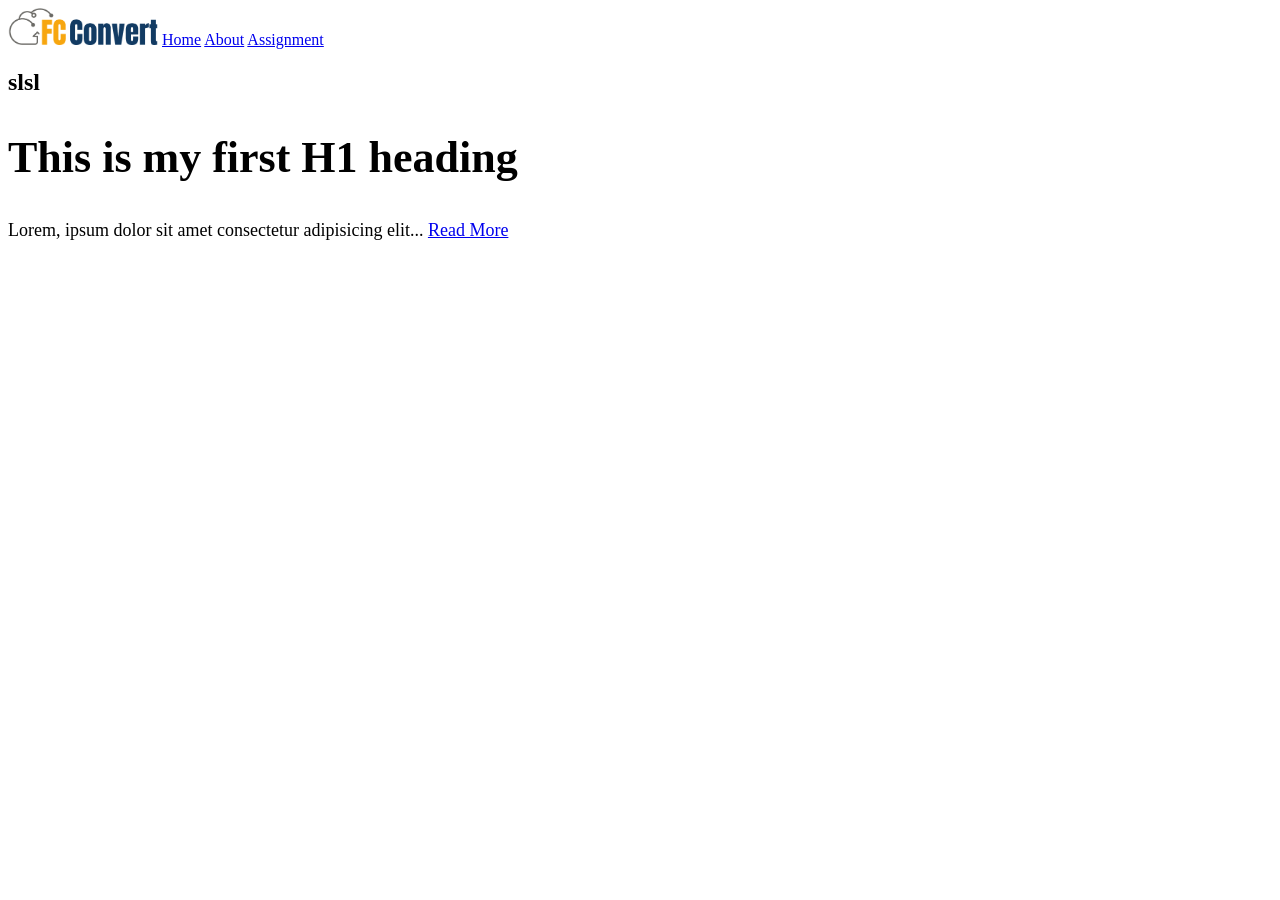
<file: index.html>
<!DOCTYPE html>
<html lang="en">

<head>
    <meta charset="UTF-8">
    <meta name="viewport" content="width=device-width, initial-scale=1.0">
    <title>My first page</title>
    <link rel="stylesheet" href="">
    <link rel="stylesheet" href="css/style.css">
    <link rel="stylesheet" href="css/responsive.css">
</head>

<body>
    <section>
        <header>
            <nav>
                <a href="index.html"><img src="images/fcconvert-logo-main.png" width="150" alt=""></a>
                <a href="index.html">Home</a>
                <a href="about.html">About</a>
                <a href="assignment.html">Assignment</a>
            </nav>
        </header>
    </section>
    <aside>
        <h1>slsl</h1>
    </aside>
    <section>
        <h1 class="heading">This is my first H1 heading</h1>
        <div class="text-size">
            Lorem, ipsum dolor sit amet consectetur adipisicing elit... <a href="about.html">Read More</a>
        </div>
    </section>

</body>

</html>
</file>
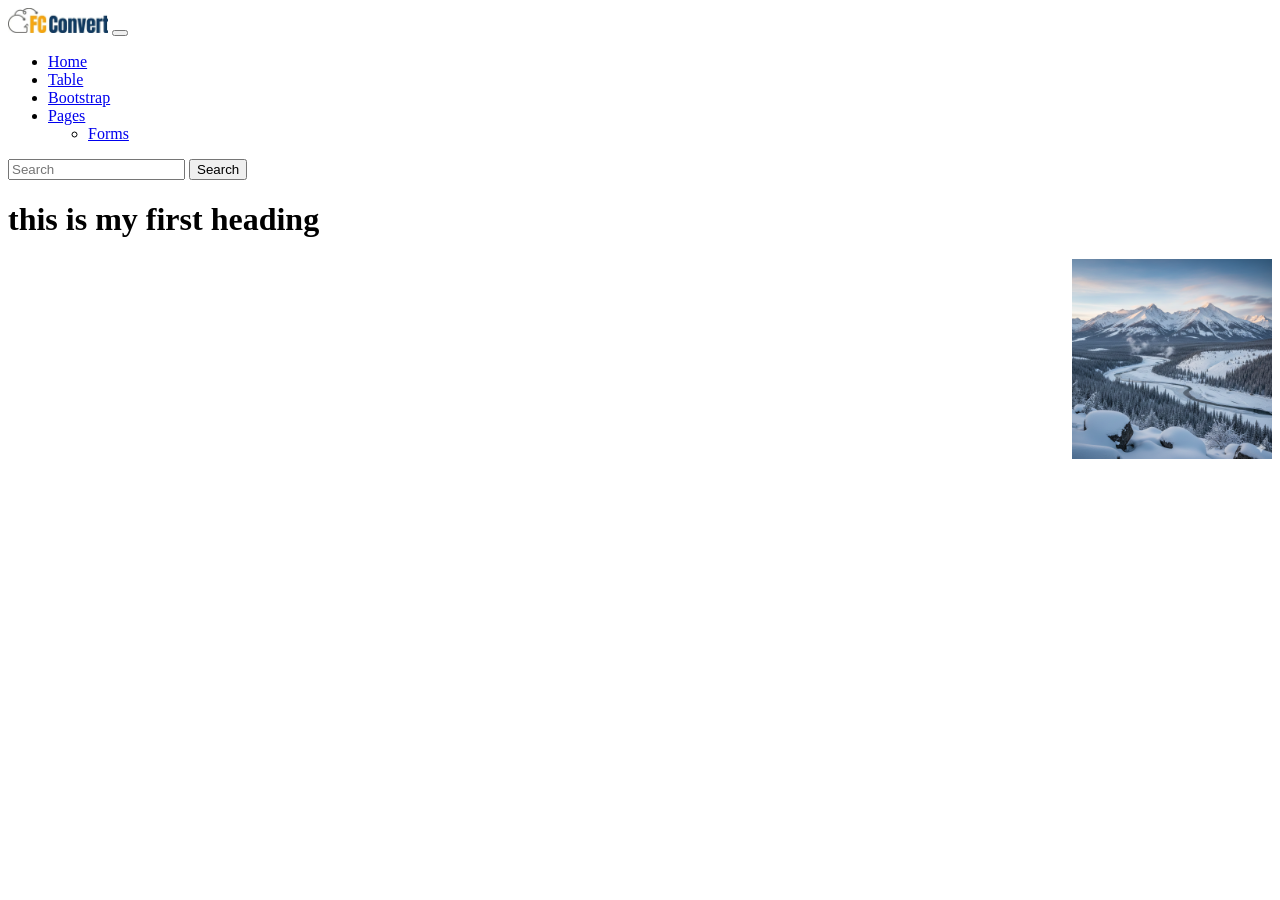
<file: project/index.html>
<!DOCTYPE html>
<html lang="en">

<head>
    <meta charset="UTF-8">
    <meta name="viewport" content="width=device-width, initial-scale=1.0">
    <title>MY first web page</title>
    <link rel="stylesheet" href="css/style.css">

</head>

<body>
    <nav class="navbar navbar-expand-lg bg-body-tertiary">
        <div class="container-fluid">
            <a class="navbar-brand" href="#"><img src="image/fcconvert-logo.webp" alt="" width="100"></a>
            <button class="navbar-toggler" type="button" data-bs-toggle="collapse"
                data-bs-target="#navbarSupportedContent" aria-controls="navbarSupportedContent" aria-expanded="false"
                aria-label="Toggle navigation">
                <span class="navbar-toggler-icon"></span>
            </button>
            <div class="collapse navbar-collapse" id="navbarSupportedContent">
                <ul class="navbar-nav me-auto mb-2 mb-lg-0">
                    <li class="nav-item">
                        <a class="nav-link active" aria-current="page" href="index.html">Home</a>
                    </li>
                    <li class="nav-item">
                        <a class="nav-link" href="table.html">Table</a>
                    </li>
                    <li class="nav-item">
                        <a class="nav-link" href="bootstrap.html">Bootstrap</a>
                    </li>
                    <li class="nav-item dropdown">
                        <a class="nav-link dropdown-toggle" href="#" role="button" data-bs-toggle="dropdown"
                            aria-expanded="false">
                            Pages
                        </a>
                        <ul class="dropdown-menu">
                            <li><a class="dropdown-item" href="form.html">Forms</a></li>

                        </ul>
                    </li>
                </ul>
                <form class="d-flex" role="search">
                    <input class="form-control me-2" type="search" placeholder="Search" aria-label="Search" />
                    <button class="btn btn-outline-success" type="submit">Search</button>
                </form>
            </div>
        </div>
    </nav>
    <h1>this is my first heading</h1>
    <!-- <div class="set">
        <div class="box">
            <img class="responsive" src="image/image1.png" alt="">
            <h3>Bueutifull Mountain</h3>
            <p>Lorem ipsum dolor sit amet consectetur, edit edit adipisicing elit. Nisi, hic.</p>
        </div>
        <div class="box">
            <img class="responsive" src="image/image1.png" alt="">
            <h3>Bueutifull Mountain</h3>
            <p>Lorem ipsum dolor sit amet consectetur, edit edit adipisicing elit. Nisi, hic.</p>
        </div>
        <div class="box">
            <img class="responsive" src="image/image1.png" alt="">
            <h3>Bueutifull Mountain</h3>
            <p>Lorem ipsum dolor sit amet consectetur, edit edit adipisicing elit. Nisi, hic.</p>
        </div>
        <div class="box">
            <img class="responsive" src="image/image1.png" alt="">
            <h3>Bueutifull Mountain</h3>
            <p>Lorem ipsum dolor sit amet consectetur, edit edit adipisicing elit. Nisi, hic.</p>
        </div>
        <div class="box">
            <img class="responsive" src="image/image1.png" alt="">
            <h3>Bueutifull Mountain</h3>
            <p>Lorem ipsum dolor sit amet consectetur, edit edit adipisicing elit. Nisi, hic.</p>
        </div>
    </div> -->

    <div class="float">
        <img class="image-style" src="image/image1.png" alt="">
    </div>


</body>

</html>
</file>
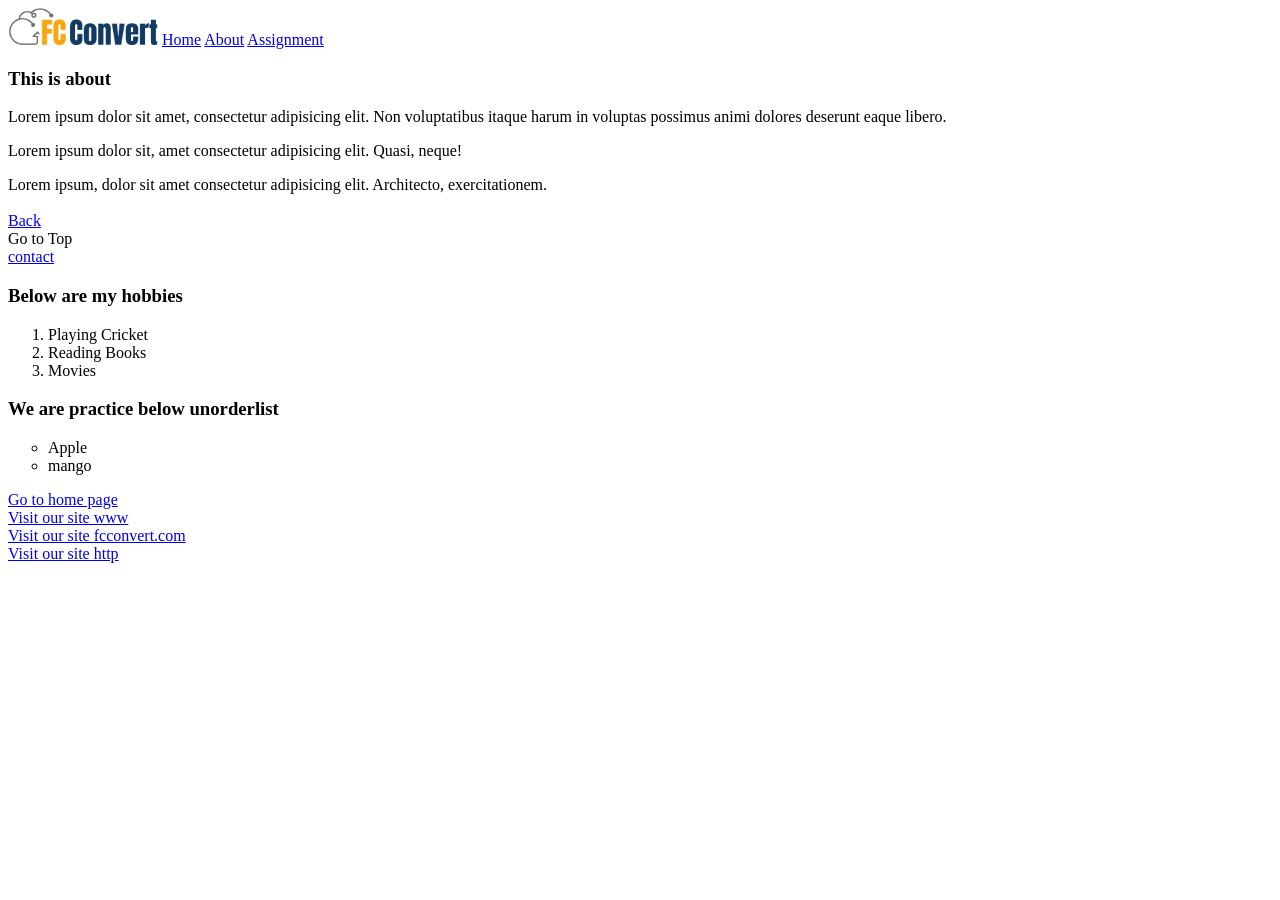
<file: about.html>
<!DOCTYPE html>
<html lang="en">

<head>
    <meta charset="UTF-8">
    <meta name="viewport" content="width=device-width, initial-scale=1.0">
    <title>About</title>
    <meta name="description" content="this a page ceo message of powerwebsols">
    <meta name="keywords" content="about of powerwebsols, about, powerwebsols, powerwerbsols vission ">

    <link rel="canonical" href="https://fcconvert.com">

</head>

<body>
    <header>
        <nav>
            <a href="index.html"><img src="images/fcconvert-logo-main.png" width="150" alt=""></a>
            <a href="index.html">Home</a>
            <a href="about.html">About</a>
            <a href="assignment.html">Assignment</a>
        </nav>
    </header>
    <h3>This is about </h3>
    <p>
        Lorem ipsum dolor sit amet, consectetur adipisicing elit. Non voluptatibus itaque harum in voluptas possimus
        animi dolores deserunt eaque libero.
    </p>
    <p>
        Lorem ipsum dolor sit, amet consectetur adipisicing elit. Quasi, neque!
    </p>
    <div>
        Lorem ipsum, dolor sit amet consectetur adipisicing elit. Architecto, exercitationem.
    </div>
    <!-- we practive below the on img tag -->
    <!-- <img src="images/blog.jpg" alt="ceo of powerwebsols"> -->
    <br>
    <a href="index.html">Back</a> <br>
    <span>Go to Top</span> <br>

    <a href="contact.html">contact</a>
    <h3>Below are my hobbies</h3>
    <ol type="1">
        <li>
            Playing Cricket
        </li>
        <li>
            Reading Books
        </li>
        <li>Movies</li>
    </ol>
    <h3>We are practice below unorderlist</h3>
    <ul type="circle">
        <li>
            Apple
        </li>
        <li>
            mango
        </li>
    </ul>

    <a href="assignment.html">Go to home page</a> <br>
    <a href="https://www.fcconvert.com">Visit our site www</a> <br>
    <a href="https://fcconvert.com">Visit our site fcconvert.com</a> <br>
    <a href="http://fcconvert.com">Visit our site http</a> <br>

</body>

</html>
</file>
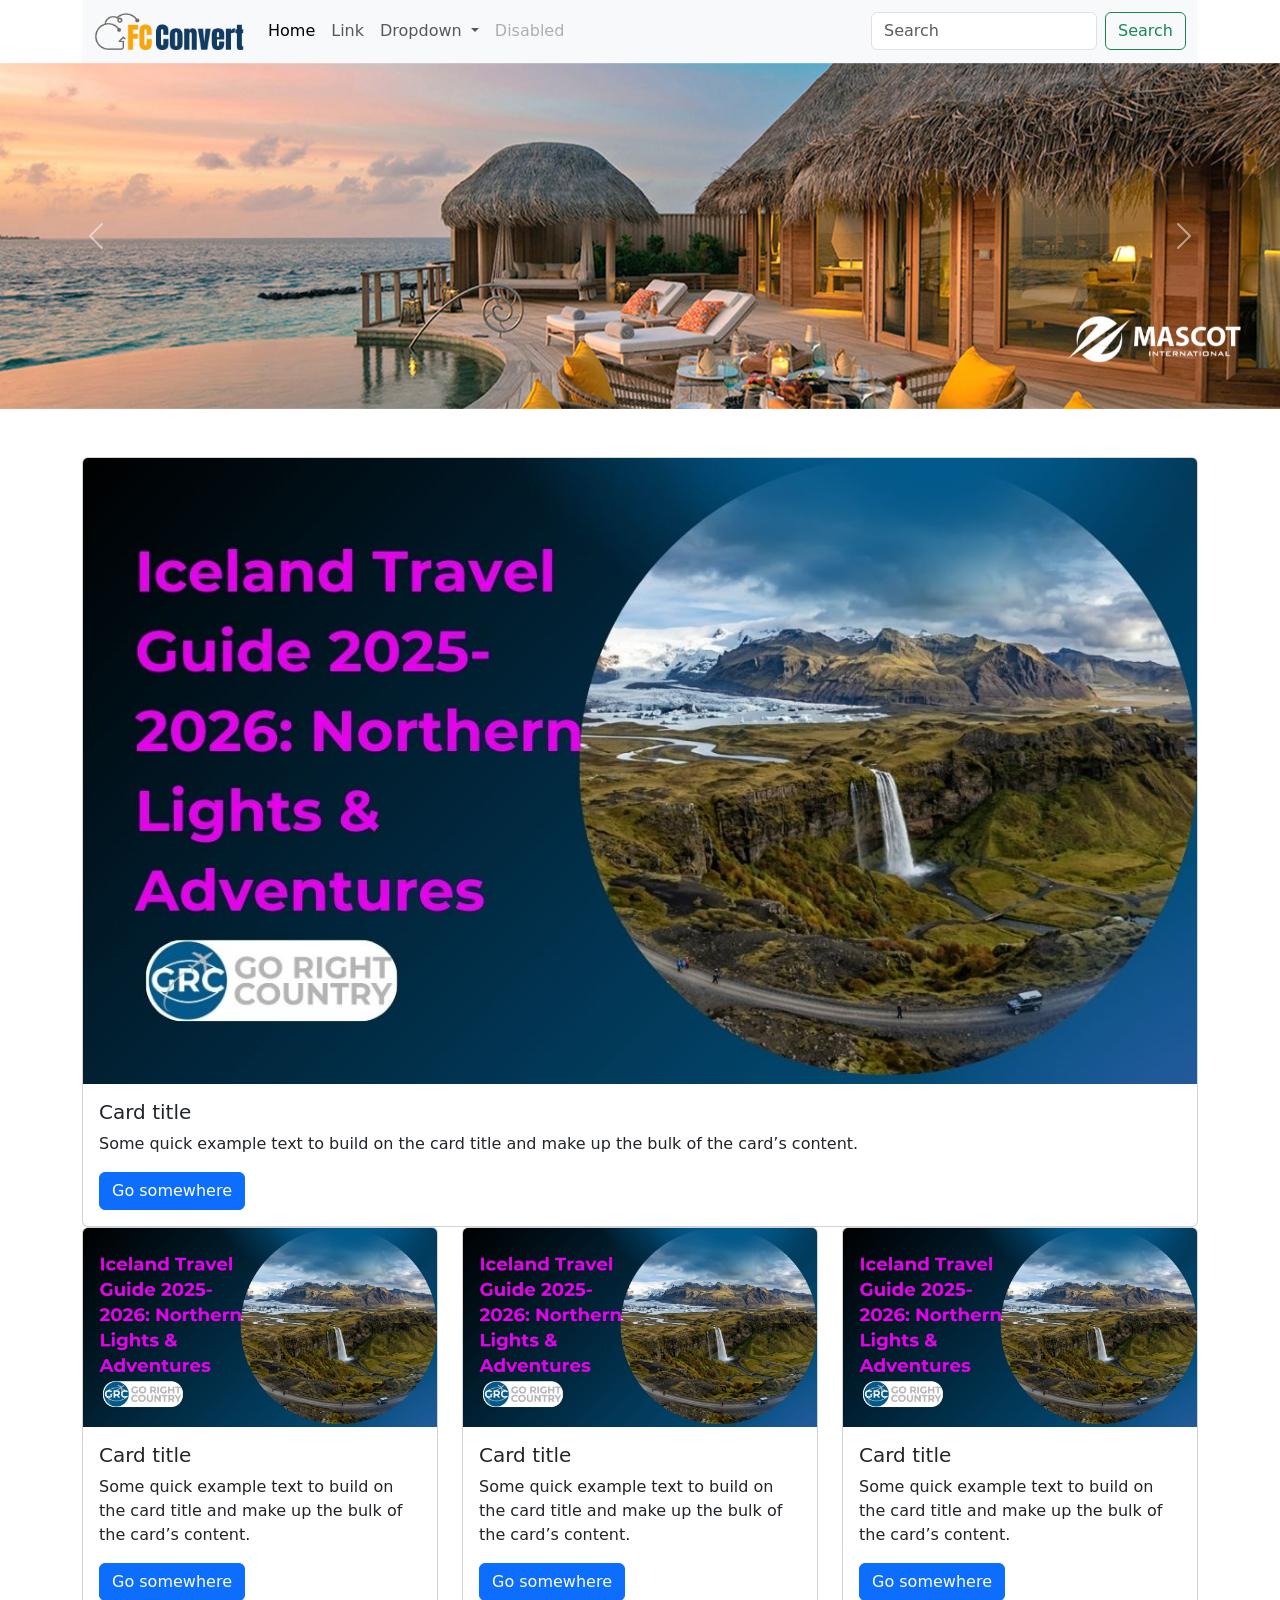
<file: bootstrap.html>
<!doctype html>
<html lang="en">

<head>
    <meta charset="utf-8">
    <meta name="viewport" content="width=device-width, initial-scale=1">
    <title>Bootstrap demo</title>
    <link href="https://cdn.jsdelivr.net/npm/bootstrap@5.3.8/dist/css/bootstrap.min.css" rel="stylesheet"
        integrity="sha384-sRIl4kxILFvY47J16cr9ZwB07vP4J8+LH7qKQnuqkuIAvNWLzeN8tE5YBujZqJLB" crossorigin="anonymous">
    <link rel="stylesheet" href="css/style.css">
    <link rel="stylesheet" href="css/responsive.css">
</head>

<body>
    <div class="container">
        <section>
            <nav class="navbar navbar-expand-lg bg-body-tertiary">
                <div class="container-fluid">
                    <a class="navbar-brand" href="index.html"><img src="images/fcconvert-logo-main.png" width="150"
                            alt=""></a>
                    <button class="navbar-toggler" type="button" data-bs-toggle="collapse"
                        data-bs-target="#navbarSupportedContent" aria-controls="navbarSupportedContent"
                        aria-expanded="false" aria-label="Toggle navigation">
                        <span class="navbar-toggler-icon"></span>
                    </button>
                    <div class="collapse navbar-collapse" id="navbarSupportedContent">
                        <ul class="navbar-nav me-auto mb-2 mb-lg-0">
                            <li class="nav-item">
                                <a class="nav-link active" aria-current="page" href="#">Home</a>
                            </li>
                            <li class="nav-item">
                                <a class="nav-link" href="#">Link</a>
                            </li>
                            <li class="nav-item dropdown">
                                <a class="nav-link dropdown-toggle" href="#" role="button" data-bs-toggle="dropdown"
                                    aria-expanded="false">
                                    Dropdown
                                </a>
                                <ul class="dropdown-menu">
                                    <li><a class="dropdown-item" href="#">Action</a></li>
                                    <li><a class="dropdown-item" href="#">Another action</a></li>
                                    <li>
                                        <hr class="dropdown-divider">
                                    </li>
                                    <li><a class="dropdown-item" href="#">Something else here</a></li>
                                </ul>
                            </li>
                            <li class="nav-item">
                                <a class="nav-link disabled" aria-disabled="true">Disabled</a>
                            </li>
                        </ul>
                        <form class="d-flex" role="search">
                            <input class="form-control me-2" type="search" placeholder="Search" aria-label="Search" />
                            <button class="btn btn-outline-success" type="submit">Search</button>
                        </form>
                    </div>
                </div>
            </nav>
        </section>
    </div>
    <section>
        <div id="carouselExample" class="carousel slide">
            <div class="carousel-inner">
                <div class="carousel-item active">
                    <img src="images/111.jpg" class="d-block w-100" alt="...">
                </div>
                <div class="carousel-item">
                    <img src="images/111.jpg" class="d-block w-100" alt="...">
                </div>
                <div class="carousel-item">
                    <img src="images/111.jpg" class="d-block w-100" alt="...">
                </div>
            </div>
            <button class="carousel-control-prev" type="button" data-bs-target="#carouselExample" data-bs-slide="prev">
                <span class="carousel-control-prev-icon" aria-hidden="true"></span>
                <span class="visually-hidden">Previous</span>
            </button>
            <button class="carousel-control-next" type="button" data-bs-target="#carouselExample" data-bs-slide="next">
                <span class="carousel-control-next-icon" aria-hidden="true"></span>
                <span class="visually-hidden">Next</span>
            </button>
        </div>
    </section>
    <div class="container mt-5">
        <section>
            <div class="row">
                <div class="col-md-12">
                    <div class="card">
                        <img src="images/blog.jpg" class="card-img-top" alt="...">
                        <div class="card-body">
                            <h5 class="card-title">Card title</h5>
                            <p class="card-text">Some quick example text to build on the card title and make up the bulk
                                of the
                                card’s
                                content.</p>
                            <a href="#" class="btn btn-primary">Go somewhere</a>
                        </div>
                    </div>
                </div>
                <div class="col-md-4">
                    <div class="card">
                        <img src="images/blog.jpg" class="card-img-top" alt="...">
                        <div class="card-body">
                            <h5 class="card-title">Card title</h5>
                            <p class="card-text">Some quick example text to build on the card title and make up the bulk
                                of the
                                card’s
                                content.</p>
                            <a href="#" class="btn btn-primary">Go somewhere</a>
                        </div>
                    </div>
                </div>
                <div class="col-md-4">
                    <div class="card">
                        <img src="images/blog.jpg" class="card-img-top" alt="...">
                        <div class="card-body">
                            <h5 class="card-title">Card title</h5>
                            <p class="card-text">Some quick example text to build on the card title and make up the bulk
                                of the
                                card’s
                                content.</p>
                            <a href="#" class="btn btn-primary">Go somewhere</a>
                        </div>
                    </div>
                </div>
                <div class="col-md-4">
                    <div class="card">
                        <img src="images/blog.jpg" class="card-img-top" alt="...">
                        <div class="card-body">
                            <h5 class="card-title">Card title</h5>
                            <p class="card-text">Some quick example text to build on the card title and make up the bulk
                                of the
                                card’s
                                content.</p>
                            <a href="#" class="btn btn-primary">Go somewhere</a>
                        </div>
                    </div>
                </div>
            </div>

        </section>
    </div>
    <script src="https://cdn.jsdelivr.net/npm/bootstrap@5.3.8/dist/js/bootstrap.bundle.min.js"
        integrity="sha384-FKyoEForCGlyvwx9Hj09JcYn3nv7wiPVlz7YYwJrWVcXK/BmnVDxM+D2scQbITxI"
        crossorigin="anonymous"></script>
</body>

</html>
</file>
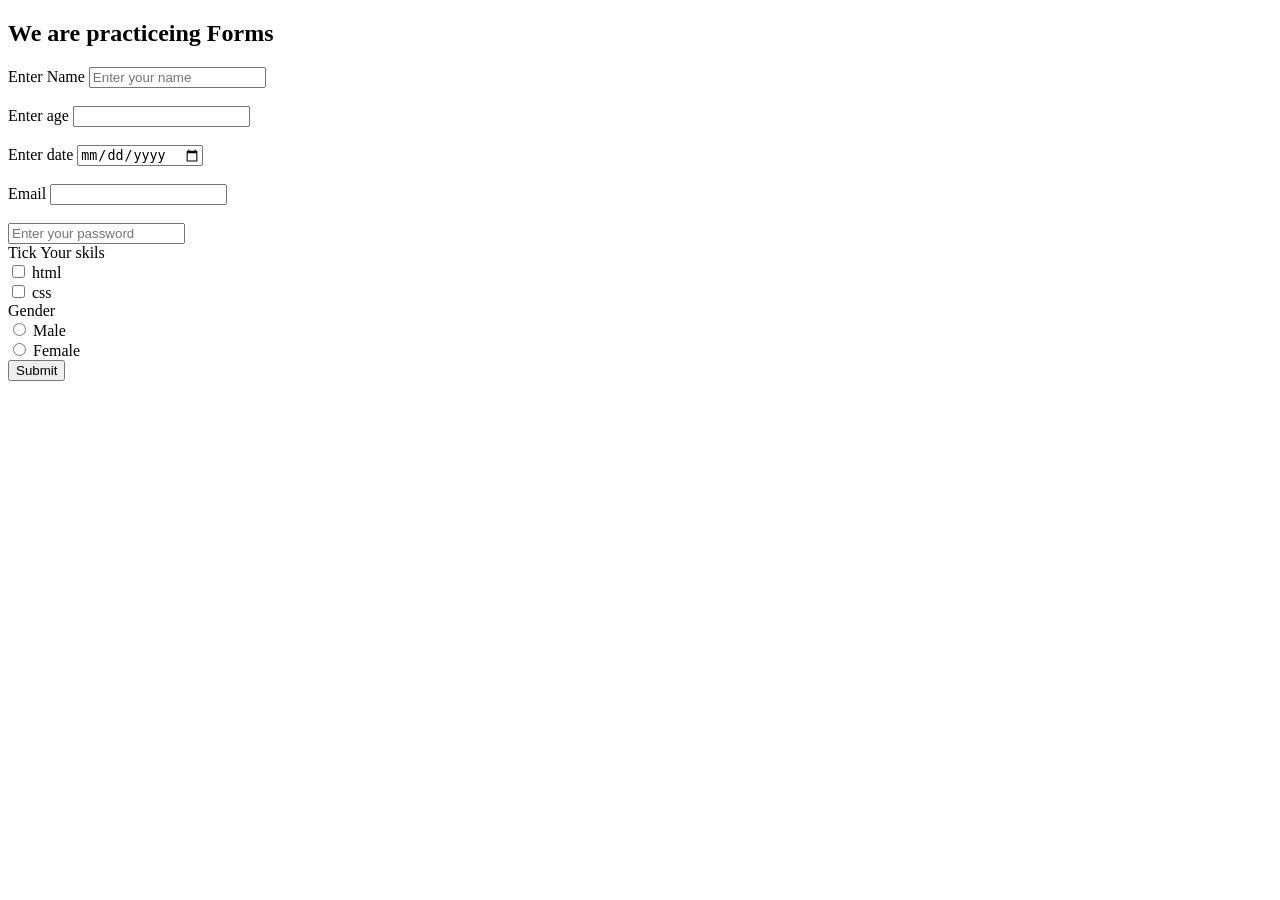
<file: form.html>
<!DOCTYPE html>
<html lang="en">

<head>
    <meta charset="UTF-8">
    <meta name="viewport" content="width=device-width, initial-scale=1.0">
    <title>Form</title>
</head>

<body>
    <h2>
        We are practiceing Forms
    </h2>

    <form action="" method="">
        <label for="">Enter Name</label>
        <input type="text" placeholder="Enter your name" required> <br> <br>
        <label for="">Enter age</label>
        <input type="number" readonly> <br> <br>
        <label for="">Enter date</label>
        <input type="date"> <br> <br>
        <label for="">Email</label>
        <input type="email"> <br> <br>
        <input type="password" placeholder="Enter your password"> <br>
        <label for="">Tick Your skils</label> <br>
        <input type="checkbox"> html <br>
        <input type="checkbox"> css<br>
        <label for="">Gender</label> <br>
        <input type="radio" name="Gender"> Male <br>
        <input type="radio" name="Gender"> Female<br>
        <input type="submit" value="Submit">
    </form>
</body>

</html>
</file>
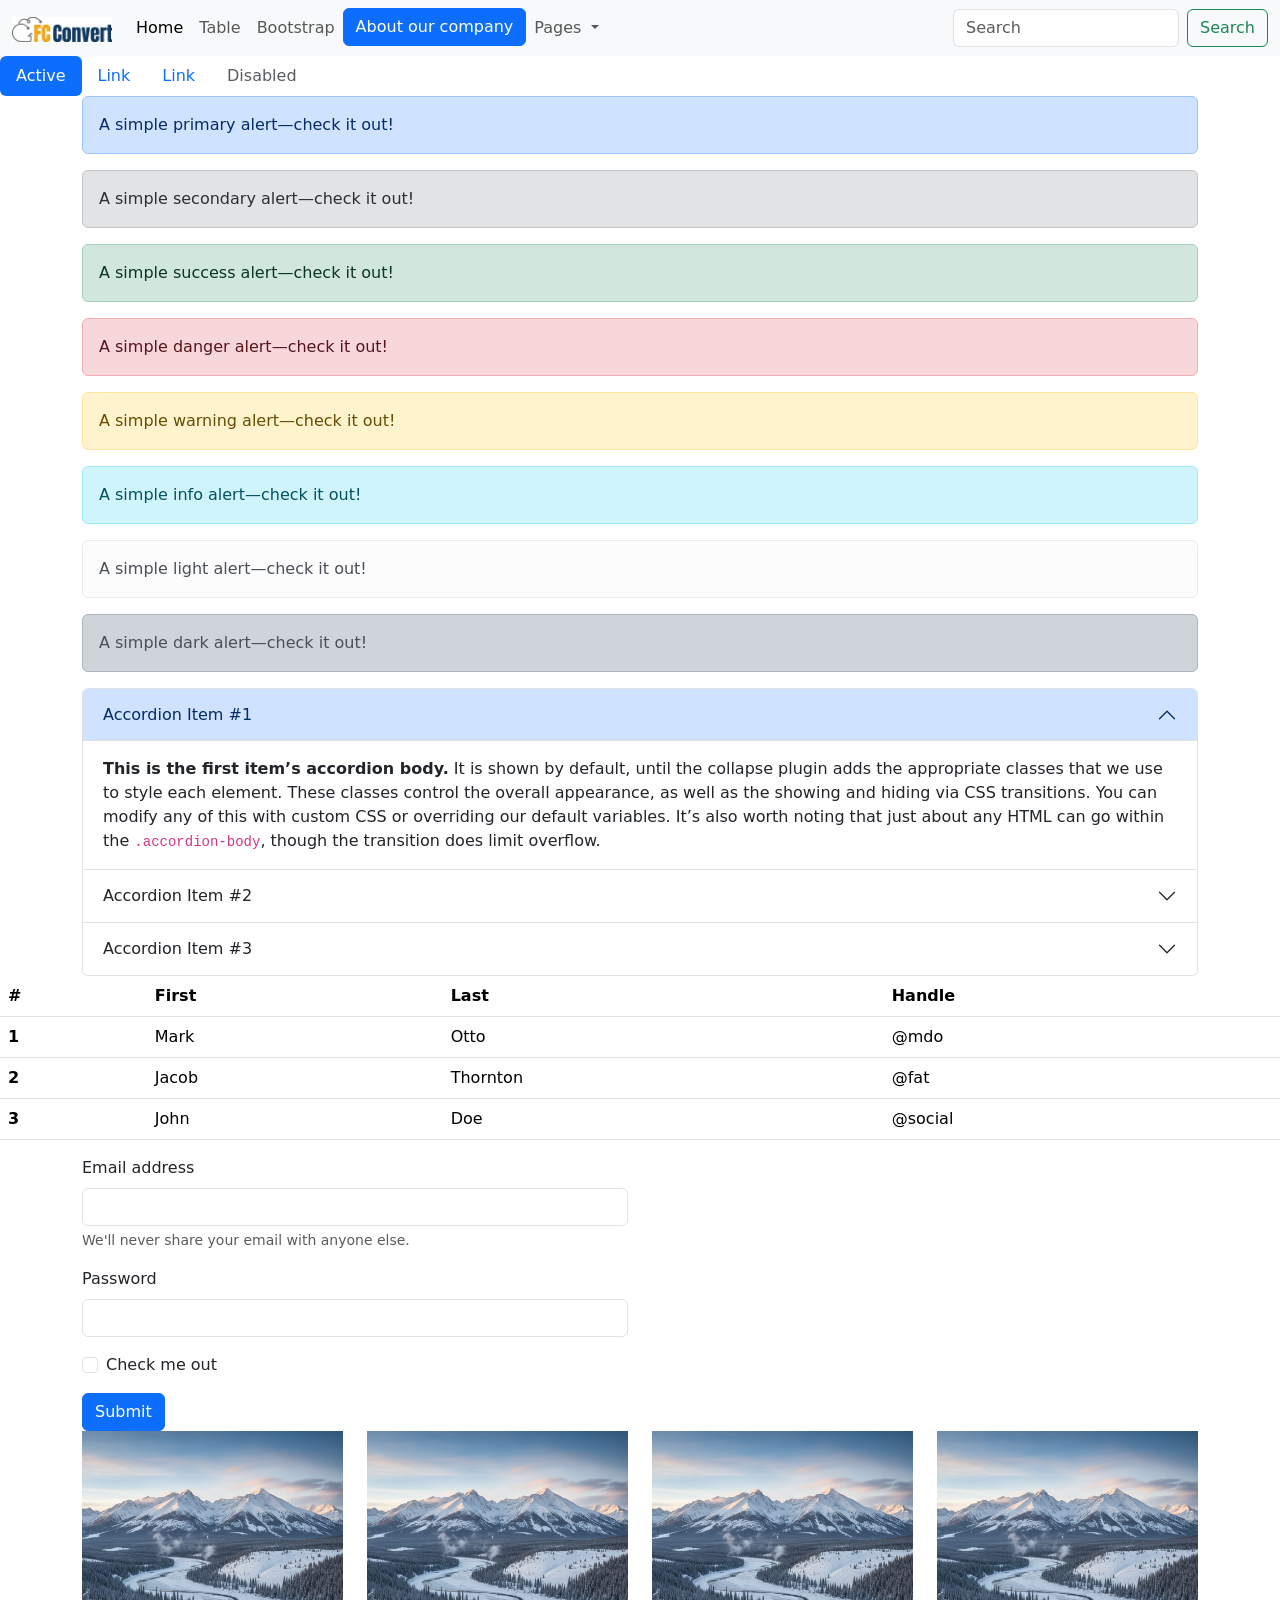
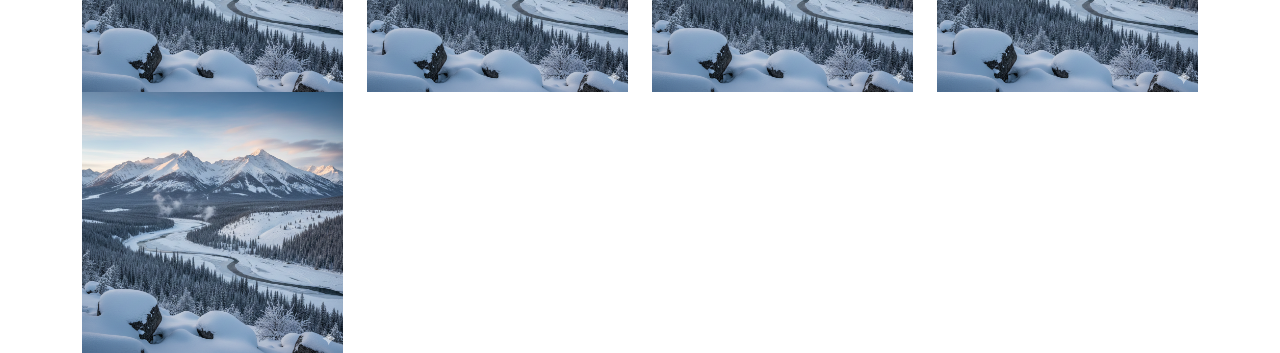
<file: project/bootstrap.html>
<!doctype html>
<html lang="en">

<head>
    <meta charset="utf-8">
    <meta name="viewport" content="width=device-width, initial-scale=1">
    <title>Bootstrap demo</title>
    <link href="https://cdn.jsdelivr.net/npm/bootstrap@5.3.8/dist/css/bootstrap.min.css" rel="stylesheet"
        integrity="sha384-sRIl4kxILFvY47J16cr9ZwB07vP4J8+LH7qKQnuqkuIAvNWLzeN8tE5YBujZqJLB" crossorigin="anonymous">

</head>

<body>
    <nav class="navbar navbar-expand-lg bg-body-tertiary">
        <div class="container-fluid">
            <a class="navbar-brand" href="#"><img src="image/fcconvert-logo.webp" alt="" width="100"></a>
            <button class="navbar-toggler" type="button" data-bs-toggle="collapse"
                data-bs-target="#navbarSupportedContent" aria-controls="navbarSupportedContent" aria-expanded="false"
                aria-label="Toggle navigation">
                <span class="navbar-toggler-icon"></span>
            </button>
            <div class="collapse navbar-collapse" id="navbarSupportedContent">
                <ul class="navbar-nav me-auto mb-2 mb-lg-0">
                    <li class="nav-item">
                        <a class="nav-link active" aria-current="page" href="index.html">Home</a>
                    </li>
                    <li class="nav-item">
                        <a class="nav-link" href="table.html">Table</a>
                    </li>
                    <li class="nav-item">
                        <a class="nav-link" href="bootstrap.html">Bootstrap</a>
                    </li>
                    <li>
                        <!-- Button trigger modal -->
                        <button type="button" class="btn btn-primary" data-bs-toggle="modal"
                            data-bs-target="#exampleModal">
                            About our company
                        </button>
                    </li>
                    <li class="nav-item dropdown">
                        <a class="nav-link dropdown-toggle" href="#" role="button" data-bs-toggle="dropdown"
                            aria-expanded="false">
                            Pages
                        </a>
                        <ul class="dropdown-menu">
                            <li><a class="dropdown-item" href="form.html">Forms</a></li>

                        </ul>
                    </li>
                </ul>
                <form class="d-flex" role="search">
                    <input class="form-control me-2" type="search" placeholder="Search" aria-label="Search" />
                    <button class="btn btn-outline-success" type="submit">Search</button>
                </form>
            </div>
        </div>
    </nav>
    <ul class="nav nav-pills">
        <li class="nav-item">
            <a class="nav-link active" aria-current="page" href="#">Active</a>
        </li>
        <li class="nav-item">
            <a class="nav-link" href="#">Link</a>
        </li>
        <li class="nav-item">
            <a class="nav-link" href="#">Link</a>
        </li>
        <li class="nav-item">
            <a class="nav-link disabled" aria-disabled="true">Disabled</a>
        </li>
    </ul>
    <div class="container">
        <div class="alert alert-primary" role="alert">
            A simple primary alert—check it out!
        </div>
        <div class="alert alert-secondary" role="alert">
            A simple secondary alert—check it out!
        </div>
        <div class="alert alert-success" role="alert">
            A simple success alert—check it out!
        </div>
        <div class="alert alert-danger" role="alert">
            A simple danger alert—check it out!
        </div>
        <div class="alert alert-warning" role="alert">
            A simple warning alert—check it out!
        </div>
        <div class="alert alert-info" role="alert">
            A simple info alert—check it out!
        </div>
        <div class="alert alert-light" role="alert">
            A simple light alert—check it out!
        </div>
        <div class="alert alert-dark" role="alert">
            A simple dark alert—check it out!
        </div>
        <div class="accordion" id="accordionExample">
            <div class="accordion-item">
                <h2 class="accordion-header">
                    <button class="accordion-button" type="button" data-bs-toggle="collapse"
                        data-bs-target="#collapseOne" aria-expanded="true" aria-controls="collapseOne">
                        Accordion Item #1
                    </button>
                </h2>
                <div id="collapseOne" class="accordion-collapse collapse show" data-bs-parent="#accordionExample">
                    <div class="accordion-body">
                        <strong>This is the first item’s accordion body.</strong> It is shown by default, until the
                        collapse
                        plugin adds the appropriate classes that we use to style each element. These classes control the
                        overall
                        appearance, as well as the showing and hiding via CSS transitions. You can modify any of this
                        with
                        custom CSS or overriding our default variables. It’s also worth noting that just about any HTML
                        can go
                        within the <code>.accordion-body</code>, though the transition does limit overflow.
                    </div>
                </div>
            </div>
            <div class="accordion-item">
                <h2 class="accordion-header">
                    <button class="accordion-button collapsed" type="button" data-bs-toggle="collapse"
                        data-bs-target="#collapseTwo" aria-expanded="false" aria-controls="collapseTwo">
                        Accordion Item #2
                    </button>
                </h2>
                <div id="collapseTwo" class="accordion-collapse collapse" data-bs-parent="#accordionExample">
                    <div class="accordion-body">
                        <strong>This is the second item’s accordion body.</strong> It is hidden by default, until the
                        collapse
                        plugin adds the appropriate classes that we use to style each element. These classes control the
                        overall
                        appearance, as well as the showing and hiding via CSS transitions. You can modify any of this
                        with
                        custom CSS or overriding our default variables. It’s also worth noting that just about any HTML
                        can go
                        within the <code>.accordion-body</code>, though the transition does limit overflow.
                    </div>
                </div>
            </div>
            <div class="accordion-item">
                <h2 class="accordion-header">
                    <button class="accordion-button collapsed" type="button" data-bs-toggle="collapse"
                        data-bs-target="#collapseThree" aria-expanded="false" aria-controls="collapseThree">
                        Accordion Item #3
                    </button>
                </h2>
                <div id="collapseThree" class="accordion-collapse collapse" data-bs-parent="#accordionExample">
                    <div class="accordion-body">
                        <strong>This is the third item’s accordion body.</strong> It is hidden by default, until the
                        collapse
                        plugin adds the appropriate classes that we use to style each element. These classes control the
                        overall
                        appearance, as well as the showing and hiding via CSS transitions. You can modify any of this
                        with
                        custom CSS or overriding our default variables. It’s also worth noting that just about any HTML
                        can go
                        within the <code>.accordion-body</code>, though the transition does limit overflow.
                    </div>
                </div>
            </div>
        </div>
    </div>
    <table class="table">
        <thead>
            <tr>
                <th scope="col">#</th>
                <th scope="col">First</th>
                <th scope="col">Last</th>
                <th scope="col">Handle</th>
            </tr>
        </thead>
        <tbody>
            <tr>
                <th scope="row">1</th>
                <td>Mark</td>
                <td>Otto</td>
                <td>@mdo</td>
            </tr>
            <tr>
                <th scope="row">2</th>
                <td>Jacob</td>
                <td>Thornton</td>
                <td>@fat</td>
            </tr>
            <tr>
                <th scope="row">3</th>
                <td>John</td>
                <td>Doe</td>
                <td>@social</td>
            </tr>
        </tbody>
    </table>
    <div class="container">
        <div class="row">
            <div class="col-md-6">
                <form>
                    <div class="mb-3">
                        <label for="exampleInputEmail1" class="form-label">Email address</label>
                        <input type="email" class="form-control" id="exampleInputEmail1" aria-describedby="emailHelp">
                        <div id="emailHelp" class="form-text">We'll never share your email with anyone else.</div>
                    </div>
                    <div class="mb-3">
                        <label for="exampleInputPassword1" class="form-label">Password</label>
                        <input type="password" class="form-control" id="exampleInputPassword1">
                    </div>
                    <div class="mb-3 form-check">
                        <input type="checkbox" class="form-check-input" id="exampleCheck1">
                        <label class="form-check-label" for="exampleCheck1">Check me out</label>
                    </div>
                    <button type="submit" class="btn btn-primary">Submit</button>
                </form>
            </div>
        </div>
    </div>

    <!-- Modal -->
    <div class="modal fade" id="exampleModal" tabindex="-1" aria-labelledby="exampleModalLabel" aria-hidden="true">
        <div class="modal-dialog">
            <div class="modal-content">
                <div class="modal-header">
                    <h1 class="modal-title fs-5" id="exampleModalLabel">About company information</h1>
                    <button type="button" class="btn-close" data-bs-dismiss="modal" aria-label="Close"></button>
                </div>
                <div class="modal-body">
                    Lorem ipsum dolor sit amet consectetur adipisicing elit. Ab qui natus labore temporibus, est
                    provident pariatur blanditiis nobis sunt minus.
                </div>
                <div class="modal-footer">
                    <button type="button" class="btn btn-secondary" data-bs-dismiss="modal">Close</button>
                    <button type="button" class="btn btn-primary">Save changes</button>
                </div>
            </div>
        </div>
    </div>

    <div class="container">
        <div class="row">
            <div class="col-md-3">
                <img src="image/image1.png" alt="" class="img-fluid">
            </div>
            <div class="col-md-3">
                <img src="image/image1.png" alt="" class="img-fluid">
            </div>
            <div class="col-md-3">
                <img src="image/image1.png" alt="" class="img-fluid">
            </div>
            <div class="col-md-3">
                <img src="image/image1.png" alt="" class="img-fluid">
            </div>
            <div class="col-md-3">
                <img src="image/image1.png" alt="" class="img-fluid">
            </div>
        </div>
    </div>





    <script src="https://cdn.jsdelivr.net/npm/bootstrap@5.3.8/dist/js/bootstrap.bundle.min.js"
        integrity="sha384-FKyoEForCGlyvwx9Hj09JcYn3nv7wiPVlz7YYwJrWVcXK/BmnVDxM+D2scQbITxI"
        crossorigin="anonymous"></script>
</body>

</html>
</file>
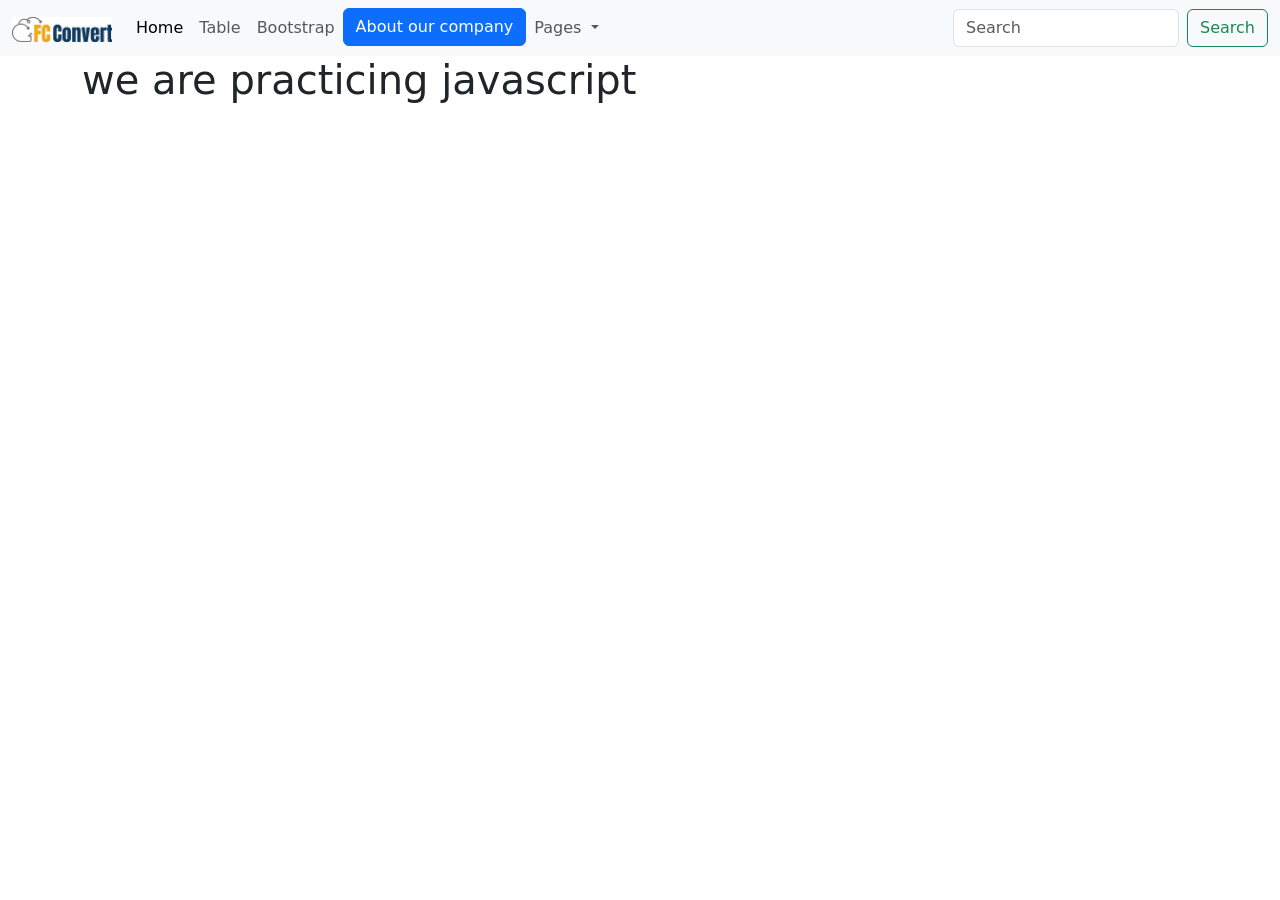
<file: project/javascript.html>
<!doctype html>
<html lang="en">

<head>
    <meta charset="utf-8">
    <meta name="viewport" content="width=device-width, initial-scale=1">
    <title>javascript Practice</title>
    <link href="https://cdn.jsdelivr.net/npm/bootstrap@5.3.8/dist/css/bootstrap.min.css" rel="stylesheet"
        integrity="sha384-sRIl4kxILFvY47J16cr9ZwB07vP4J8+LH7qKQnuqkuIAvNWLzeN8tE5YBujZqJLB" crossorigin="anonymous">

</head>

<body>
    <nav class="navbar navbar-expand-lg bg-body-tertiary">
        <div class="container-fluid">
            <a class="navbar-brand" href="#"><img src="image/fcconvert-logo.webp" alt="" width="100"></a>
            <button class="navbar-toggler" type="button" data-bs-toggle="collapse"
                data-bs-target="#navbarSupportedContent" aria-controls="navbarSupportedContent" aria-expanded="false"
                aria-label="Toggle navigation">
                <span class="navbar-toggler-icon"></span>
            </button>
            <div class="collapse navbar-collapse" id="navbarSupportedContent">
                <ul class="navbar-nav me-auto mb-2 mb-lg-0">
                    <li class="nav-item">
                        <a class="nav-link active" aria-current="page" href="index.html">Home</a>
                    </li>
                    <li class="nav-item">
                        <a class="nav-link" href="table.html">Table</a>
                    </li>
                    <li class="nav-item">
                        <a class="nav-link" href="bootstrap.html">Bootstrap</a>
                    </li>
                    <li>
                        <!-- Button trigger modal -->
                        <button type="button" class="btn btn-primary" data-bs-toggle="modal"
                            data-bs-target="#exampleModal">
                            About our company
                        </button>
                    </li>
                    <li class="nav-item dropdown">
                        <a class="nav-link dropdown-toggle" href="#" role="button" data-bs-toggle="dropdown"
                            aria-expanded="false">
                            Pages
                        </a>
                        <ul class="dropdown-menu">
                            <li><a class="dropdown-item" href="form.html">Forms</a></li>

                        </ul>
                    </li>
                </ul>
                <form class="d-flex" role="search">
                    <input class="form-control me-2" type="search" placeholder="Search" aria-label="Search" />
                    <button class="btn btn-outline-success" type="submit">Search</button>
                </form>
            </div>
        </div>
    </nav>

    <div class="container">
        <h1>we are practicing javascript</h1>


    </div>



    <script>

        let fruits = ["Banana", "mangoes", "orange"]

        for (let i = 0; i < fruits.length; i++) {
            console.log(fruits[i])
        }

        let student = {
            name: "Asad",
            rol: 2,
            add: "Haroonabad",
        }
        console.log(student.rol)


    </script>

    <script src="https://cdn.jsdelivr.net/npm/bootstrap@5.3.8/dist/js/bootstrap.bundle.min.js"
        integrity="sha384-FKyoEForCGlyvwx9Hj09JcYn3nv7wiPVlz7YYwJrWVcXK/BmnVDxM+D2scQbITxI"
        crossorigin="anonymous"></script>
</body>

</html>
</file>
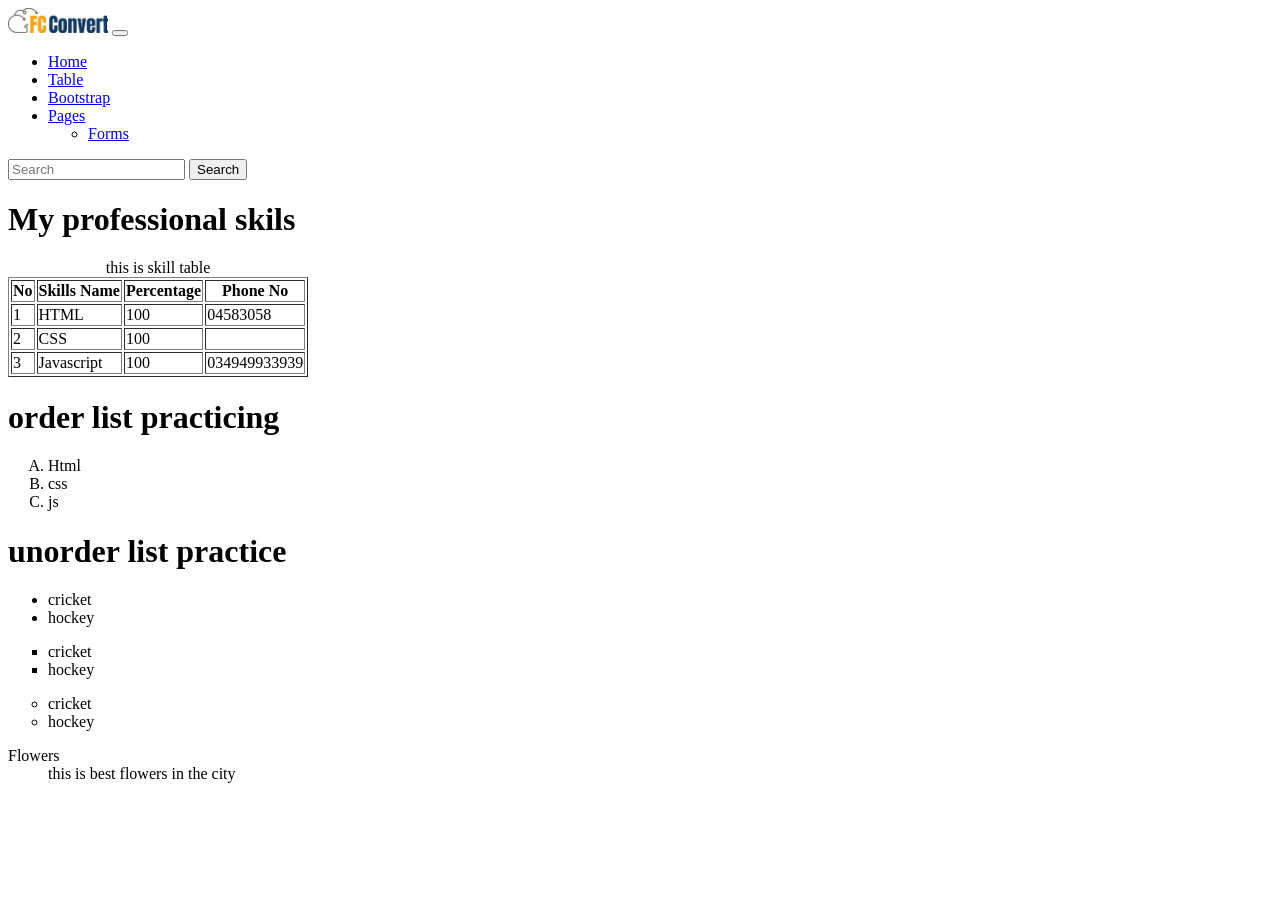
<file: project/table.html>
<!DOCTYPE html>
<html lang="en">

<head>
    <meta charset="UTF-8">
    <meta name="viewport" content="width=device-width, initial-scale=1.0">
    <title>table</title>
</head>

<body>
    <nav class="navbar navbar-expand-lg bg-body-tertiary">
        <div class="container-fluid">
            <a class="navbar-brand" href="#"><img src="image/fcconvert-logo.webp" alt="" width="100"></a>
            <button class="navbar-toggler" type="button" data-bs-toggle="collapse"
                data-bs-target="#navbarSupportedContent" aria-controls="navbarSupportedContent" aria-expanded="false"
                aria-label="Toggle navigation">
                <span class="navbar-toggler-icon"></span>
            </button>
            <div class="collapse navbar-collapse" id="navbarSupportedContent">
                <ul class="navbar-nav me-auto mb-2 mb-lg-0">
                    <li class="nav-item">
                        <a class="nav-link active" aria-current="page" href="index.html">Home</a>
                    </li>
                    <li class="nav-item">
                        <a class="nav-link" href="table.html">Table</a>
                    </li>
                    <li class="nav-item">
                        <a class="nav-link" href="bootstrap.html">Bootstrap</a>
                    </li>
                    <li class="nav-item dropdown">
                        <a class="nav-link dropdown-toggle" href="#" role="button" data-bs-toggle="dropdown"
                            aria-expanded="false">
                            Pages
                        </a>
                        <ul class="dropdown-menu">
                            <li><a class="dropdown-item" href="form.html">Forms</a></li>

                        </ul>
                    </li>
                </ul>
                <form class="d-flex" role="search">
                    <input class="form-control me-2" type="search" placeholder="Search" aria-label="Search" />
                    <button class="btn btn-outline-success" type="submit">Search</button>
                </form>
            </div>
        </div>
    </nav>
    <h1>My professional skils</h1>
    <table border="1">
        <caption>this is skill table</caption>
        <thead>
            <tr>
                <th>No</th>
                <th>Skills Name</th>
                <th>Percentage</th>
                <th>Phone No</th>
            </tr>
        </thead>
        <tbody>
            <tr>
                <td>1</td>
                <td>HTML</td>
                <td>100</td>
                <td>04583058</td>
            </tr>
            <tr>
                <td>2</td>
                <td>CSS</td>
                <td>100</td>
                <td></td>
            </tr>
            <tr>
                <td>3</td>
                <td>
                    Javascript
                </td>
                <td>100</td>
                <td>034949933939</td>
            </tr>
        </tbody>
    </table>

    <h1>order list practicing</h1>
    <ol type="A">
        <li>Html</li>
        <li>css</li>
        <li>js</li>
    </ol>
    <h1>unorder list practice</h1>
    <ul>
        <li>cricket</li>
        <li>hockey</li>
    </ul>
    <ul type="square">
        <li>cricket</li>
        <li>hockey</li>
    </ul>
    <ul type="circle">
        <li>cricket</li>
        <li>hockey</li>
    </ul>

    <dl>
        <dt>Flowers</dt>
        <dd>this is best flowers in the city</dd>
    </dl>

</body>

</html>
</file>
<file: css/style.css>
.ahmad {
    background-color: brown;
    color: #fff;
}

#testing {
    background-color: #5abcbc;
}

/* this is below code of overide example  */
.ahmad2 {
    background-color: rgb(23, 50, 71);
    color: rgb(10, 146, 30);
    margin-bottom: 15px;
    border: 2px solid crimson;
}

.box {
    width: 200px;
    /* padding: 8px; */
    /* padding-left: 8px;
    padding-right: 8px;
    padding-bottom: 8px;
    padding-top: 8px; */
    /* padding: 8px 8px; */
    /* padding: 8px 8px 8px 8px; */
    border-top: 0px solid gray;
    border-right: 8px solid gray;
    border-bottom: 8px solid gray;
    border-left: 0px solid gray;
    border-radius: 10px;
}

.box a {
    display: block;
}

/* .box:hover {
    background-color: #5abcbc;
} */

/* .box:hover h4 {
    color: black;
}

.box:hover p {
    color: black;
} */

.box img {
    width: 100%;
    height: auto;
}

.list {
    list-style: square;
}

.color {
    color: green;
}

.color:hover {
    color: red;
}

.block-set {
    display: flex;
    flex-wrap: wrap;
    gap: 10px;
}

.block-right {
    float: right;
}

.text-size {
    font-size: 12px;
}

.heading {
    font-size: 18px;
}
</file>
<file: css/responsive.css>
@media (min-width: 768px) {
    .text-size {
        font-size: 16px;
    }

    .heading {
        font-size: 24px;
    }

}

@media (min-width: 992px) {
    .text-size {
        font-size: 18px;
    }

    .heading {
        font-size: 44px;
    }

}
</file>
<file: project/css/style.css>
.font-style {
    color: green;
    border: 2px solid peru;
    /* border-left: 2px solid peru;
    border-bottom: 2px solid peru;
    border-top: 2px solid peru;
    border-right: 2px solid peru; */
}

.paragraph {
    background-color: blueviolet;
    color: white;
    /* margin: 10px; */
    /* padding: 10px; */
    /* padding-top: 20px;
    padding-bottom: 20px;
    padding-left: 10px;
    padding-right: 20px; */
    /* padding: 10px 20px 40px 30px; */
    padding: 20px 30px;
    width: 100%;
    height: auto;

}

.set {
    display: flex;
    gap: 8px;
    flex-wrap: wrap;
}

.box {
    width: 330px;
    height: auto;
    padding: 10px;
    border: 1px solid gray;
    border-radius: 8px;
}

.responsive {
    width: 100%;
    height: auto;
    border-radius: 8px;
}

.image-style {
    width: 200px;
}

.float {
    float: right;
}
</file>
